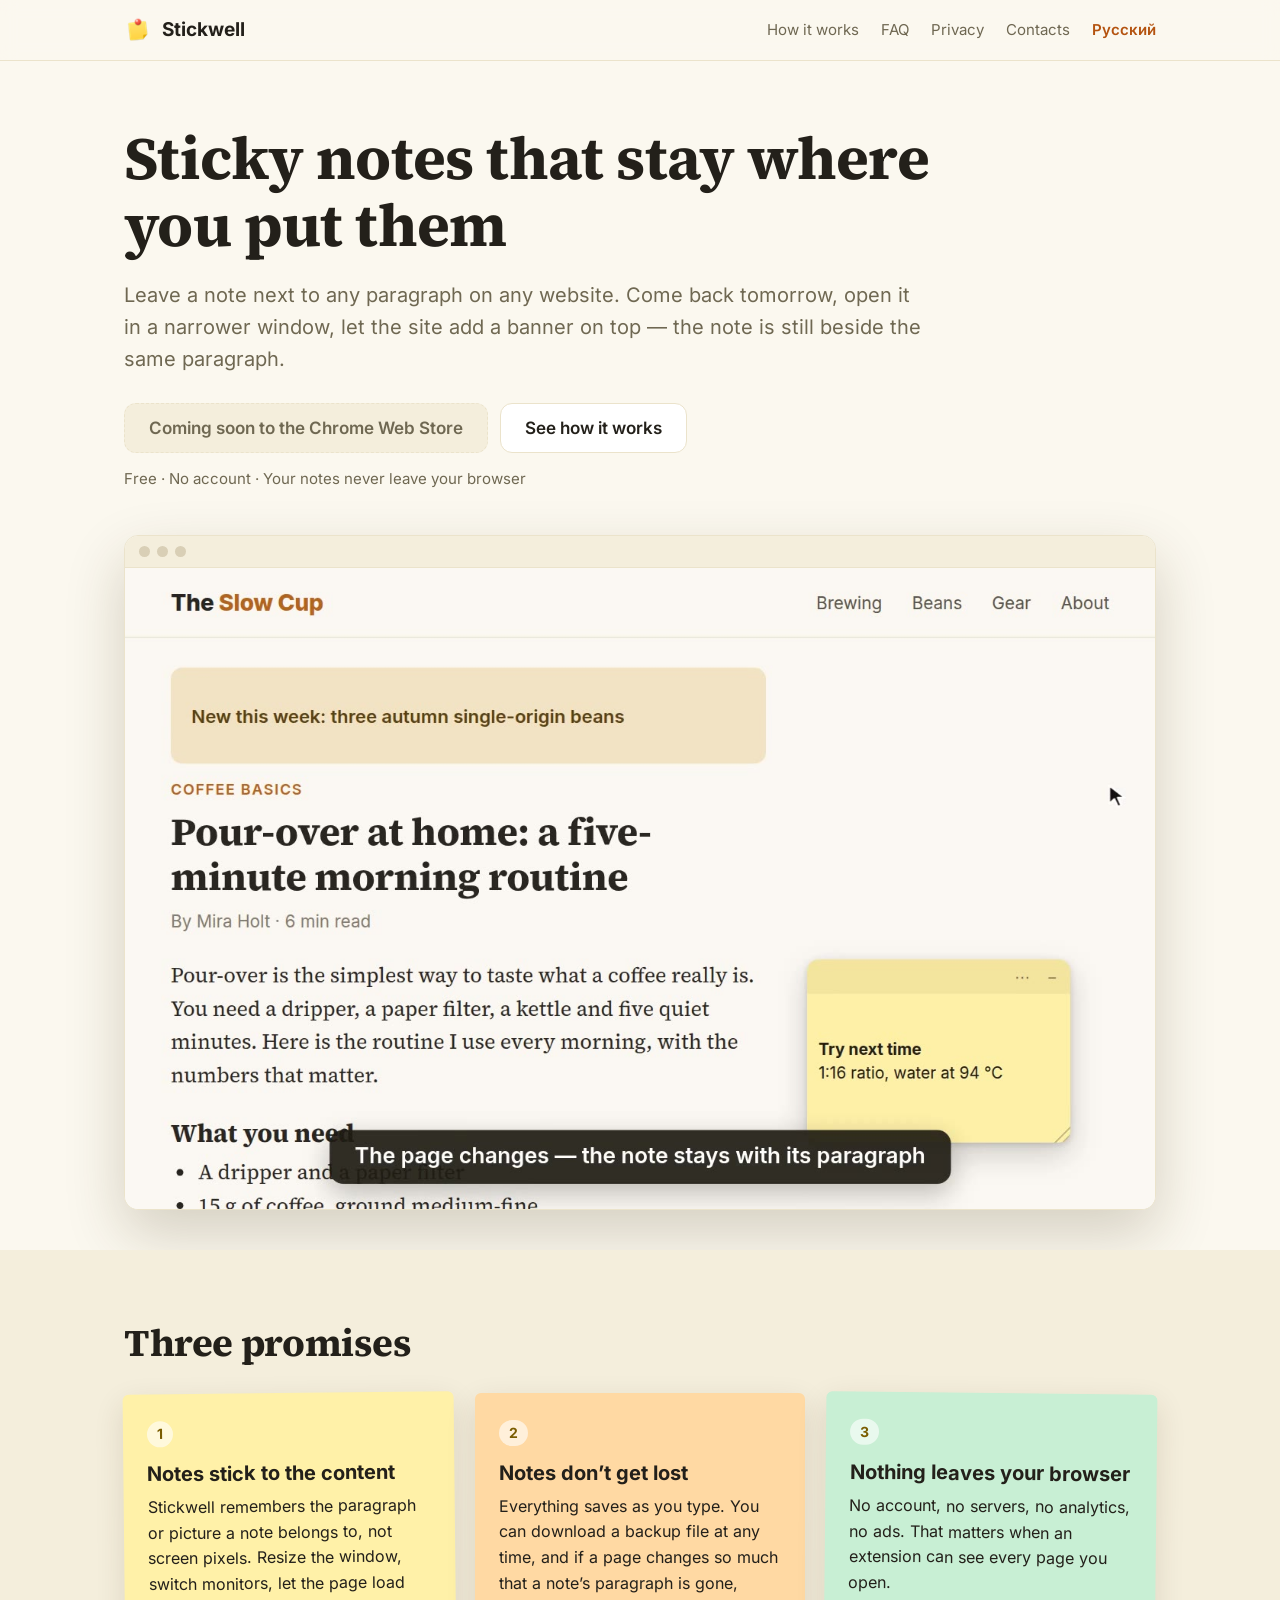
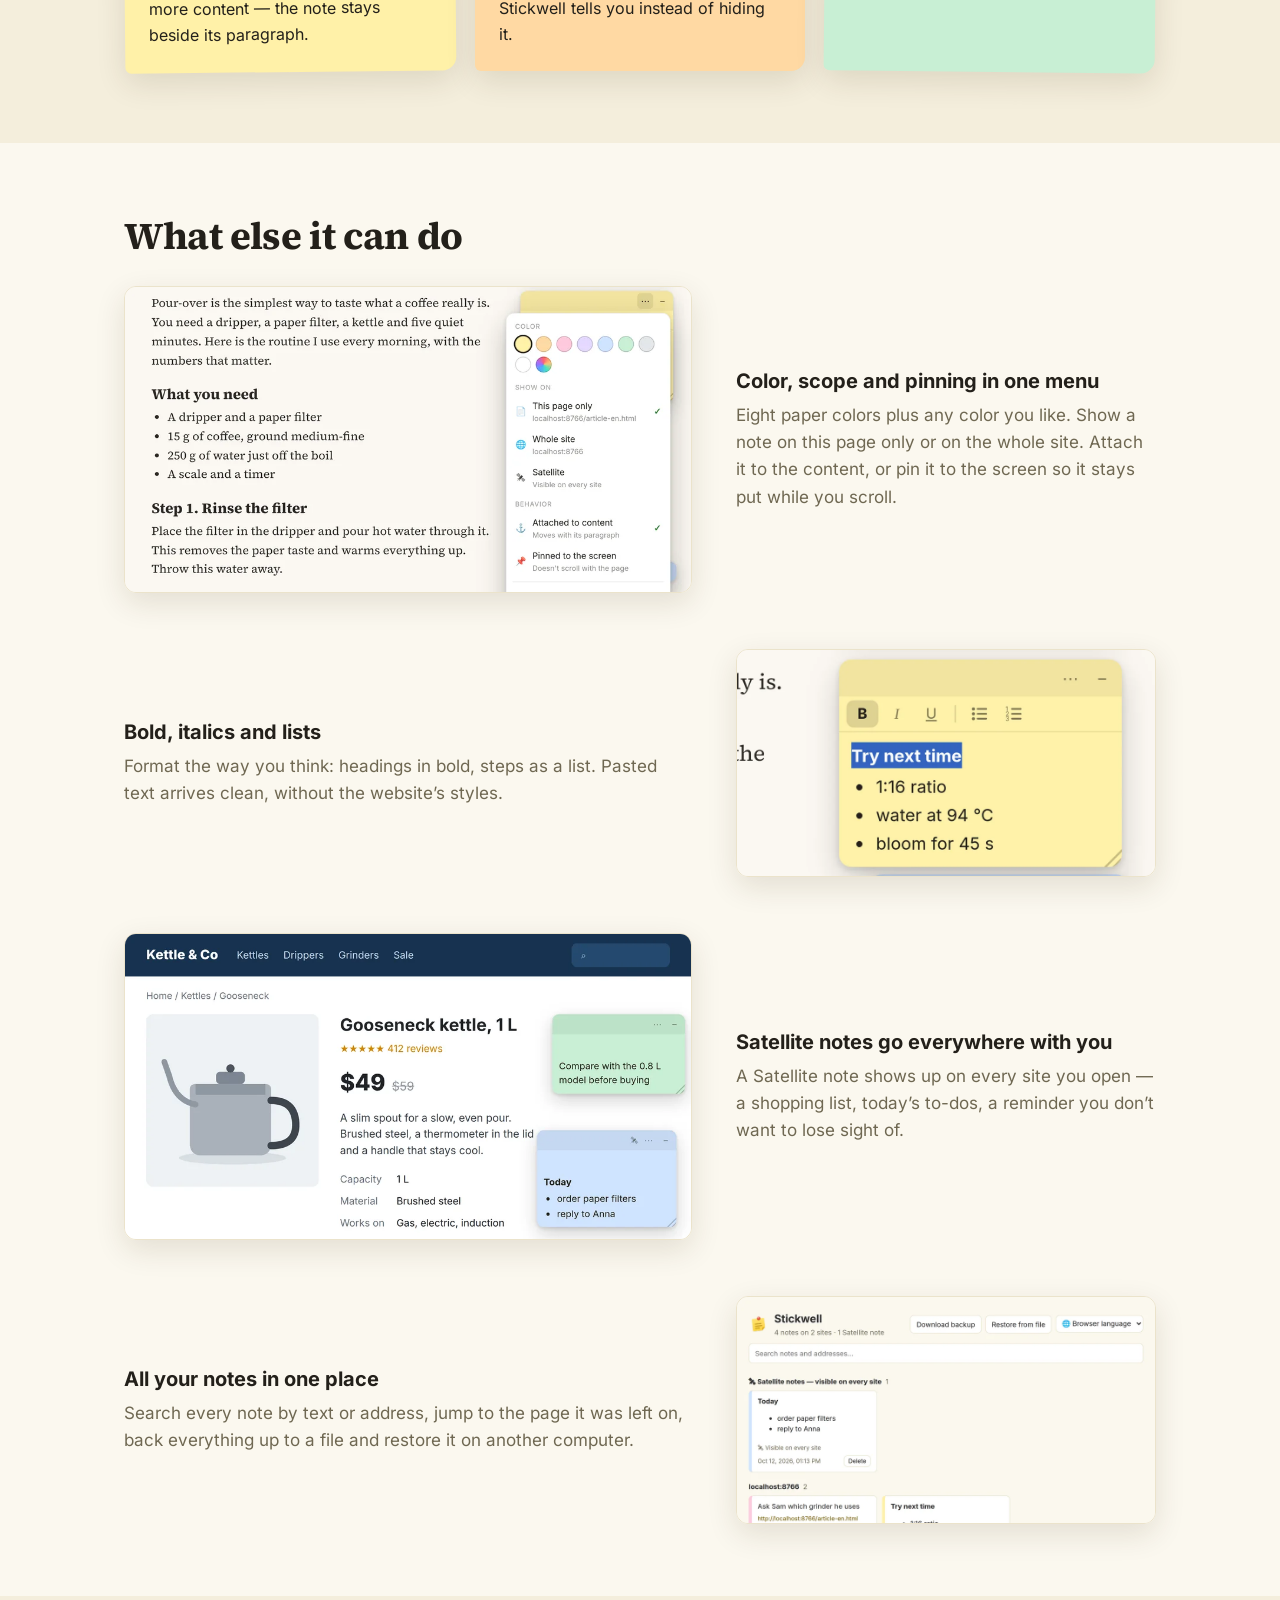
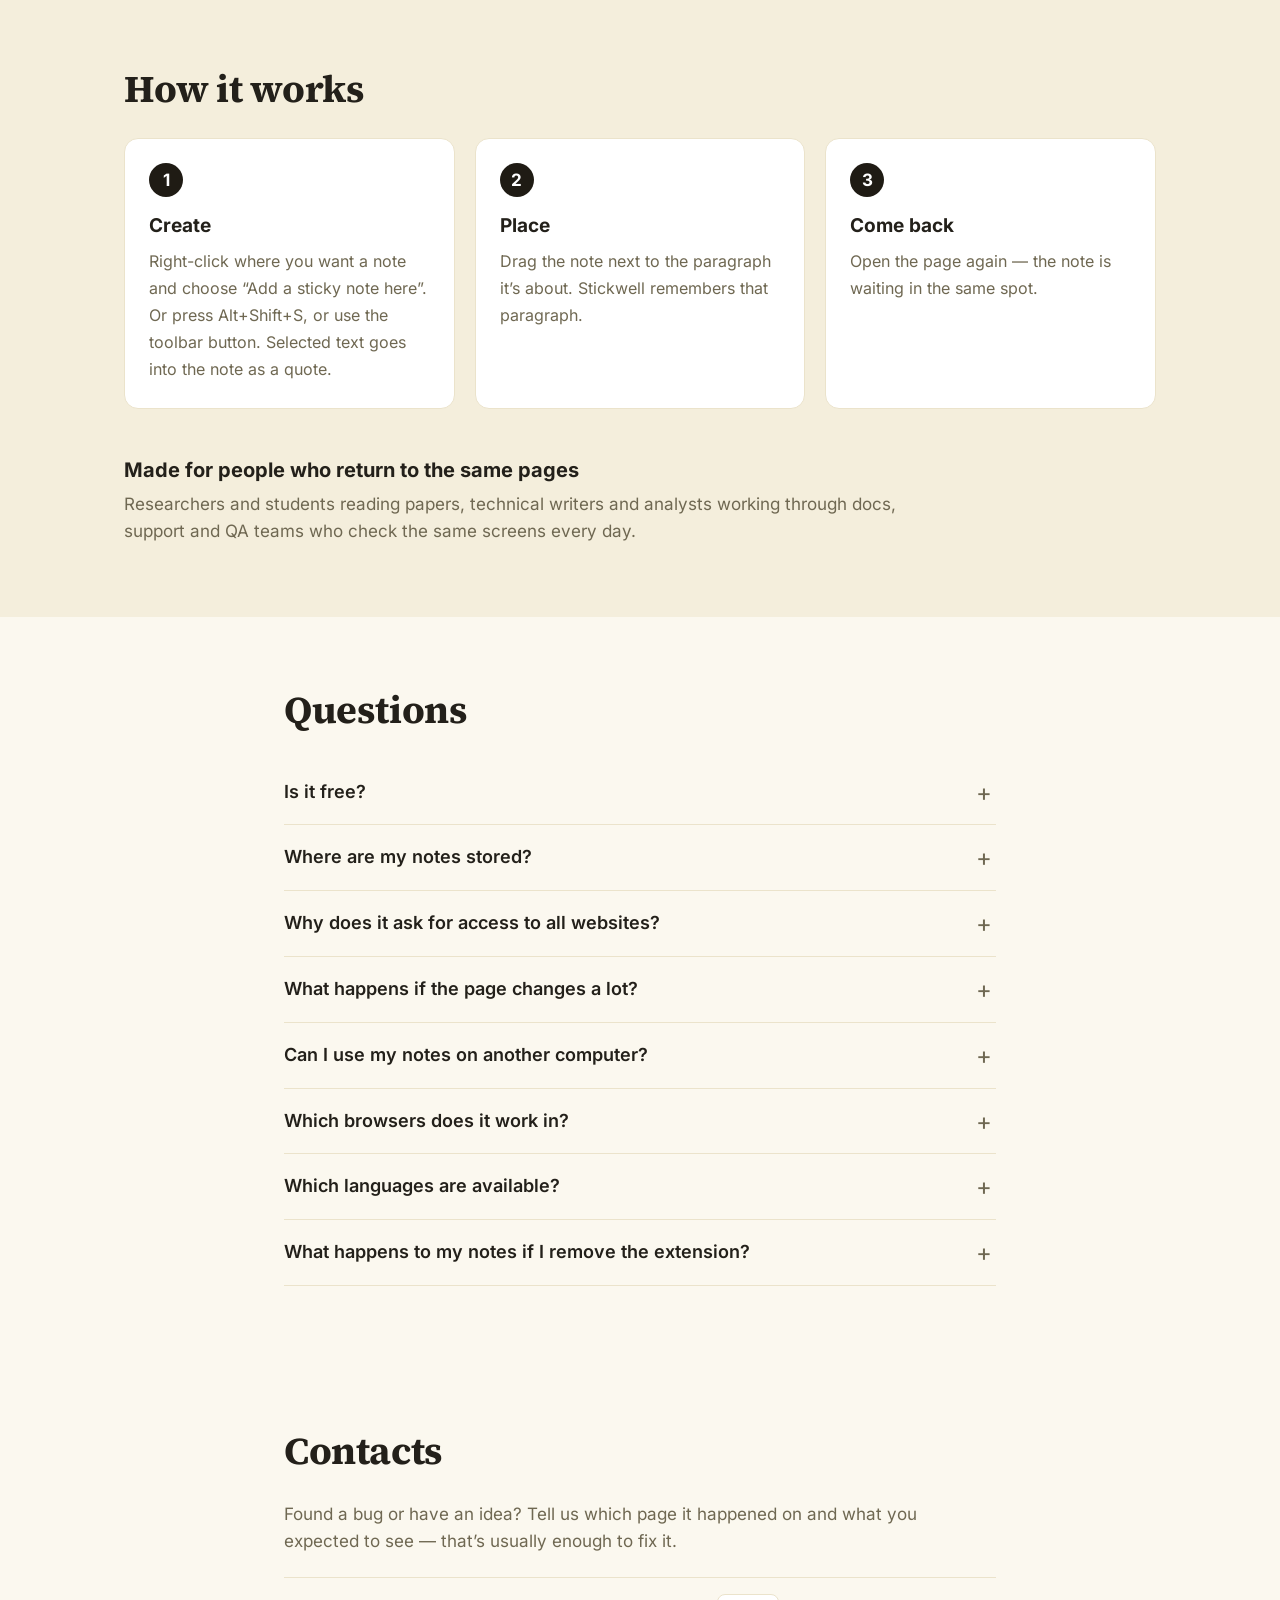
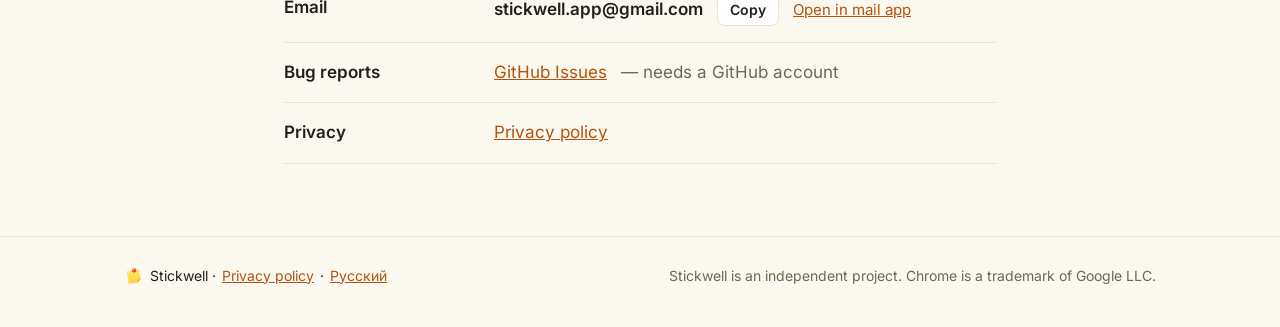
<file: index.html>
<!doctype html>
<html lang="en">
<head>
<meta charset="utf-8">
<meta name="viewport" content="width=device-width, initial-scale=1">
<title>Stickwell — sticky notes that stay where you put them</title>
<meta name="description" content="Sticky notes for any web page. They stay next to the paragraph you left them by — even when the page changes. Free, no account, stored only in your browser.">
<link rel="icon" href="assets/icon32.png">
<link rel="alternate" hreflang="en" href="index.html"><link rel="alternate" hreflang="ru" href="ru.html">
<meta property="og:title" content="Stickwell — sticky notes that stay where you put them">
<meta property="og:description" content="Sticky notes for any web page. They stay next to the paragraph you left them by — even when the page changes. Free, no account, stored only in your browser.">
<meta property="og:image" content="assets/og-image.png">
<meta name="twitter:card" content="summary_large_image">
<link rel="stylesheet" href="assets/site.css">
<script src="assets/config.js" defer></script>
</head>
<body data-lang="en">
<header class="top"><div class="wrap row">
  <a class="brand" href="index.html"><img src="assets/icon32.png" width="28" height="28" alt="">Stickwell</a>
  <nav><a href="#how">How it works</a><a href="#faq">FAQ</a><a href="privacy.html">Privacy</a><a href="#contact">Contacts</a><a class="lang" href="ru.html" hreflang="ru">Русский</a></nav>
</div></header>

<main>
<section class="hero"><div class="wrap">
  <h1>Sticky notes that stay where you put them</h1>
  <p class="lead">Leave a note next to any paragraph on any website. Come back tomorrow, open it in a narrower window, let the site add a banner on top — the note is still beside the same paragraph.</p>
  <div class="ctas">
    <a class="btn primary" data-store href="#" data-soon="Coming soon to the Chrome Web Store">Add to Chrome — it’s free</a>
    <a class="btn ghost" href="#how">See how it works</a>
  </div>
  <p class="trust">Free · No account · Your notes never leave your browser</p>
  <div class="browser">
    <div class="chrome"><span></span><span></span><span></span></div>
    <video autoplay muted loop playsinline preload="metadata" poster="assets/demo-en.jpg" width="1350" height="840" aria-label="Demo: a note is created, moved next to a paragraph, survives a page reload and follows its paragraph when the page changes.">
      <source src="assets/demo-en.mp4" type="video/mp4">
    </video>
  </div>
</div></section>

<section class="promises"><div class="wrap">
  <h2>Three promises</h2>
  <div class="cards"><article class="card"><span class="num">1</span><h3>Notes stick to the content</h3><p>Stickwell remembers the paragraph or picture a note belongs to, not screen pixels. Resize the window, switch monitors, let the page load more content — the note stays beside its paragraph.</p></article><article class="card"><span class="num">2</span><h3>Notes don’t get lost</h3><p>Everything saves as you type. You can download a backup file at any time, and if a page changes so much that a note’s paragraph is gone, Stickwell tells you instead of hiding it.</p></article><article class="card"><span class="num">3</span><h3>Nothing leaves your browser</h3><p>No account, no servers, no analytics, no ads. That matters when an extension can see every page you open.</p></article></div>
</div></section>

<section class="features"><div class="wrap">
  <h2>What else it can do</h2>
  <div class="feat">
      <figure class="shot"><img src="assets/en-menu.webp" width="960" height="518" loading="lazy" alt="Color, scope and pinning in one menu"></figure>
      <div class="ftext"><h3>Color, scope and pinning in one menu</h3><p>Eight paper colors plus any color you like. Show a note on this page only or on the whole site. Attach it to the content, or pin it to the screen so it stays put while you scroll.</p></div></div><div class="feat rev">
      <figure class="shot"><img src="assets/en-format.webp" width="960" height="518" loading="lazy" alt="Bold, italics and lists"></figure>
      <div class="ftext"><h3>Bold, italics and lists</h3><p>Format the way you think: headings in bold, steps as a list. Pasted text arrives clean, without the website’s styles.</p></div></div><div class="feat">
      <figure class="shot"><img src="assets/en-satellite.webp" width="960" height="518" loading="lazy" alt="Satellite notes go everywhere with you"></figure>
      <div class="ftext"><h3>Satellite notes go everywhere with you</h3><p>A Satellite note shows up on every site you open — a shopping list, today’s to-dos, a reminder you don’t want to lose sight of.</p></div></div><div class="feat rev">
      <figure class="shot"><img src="assets/en-all.webp" width="960" height="518" loading="lazy" alt="All your notes in one place"></figure>
      <div class="ftext"><h3>All your notes in one place</h3><p>Search every note by text or address, jump to the page it was left on, back everything up to a file and restore it on another computer.</p></div></div>
</div></section>

<section id="how" class="how"><div class="wrap">
  <h2>How it works</h2>
  <ol class="steps"><li><b>Create</b><span>Right-click where you want a note and choose “Add a sticky note here”. Or press Alt+Shift+S, or use the toolbar button. Selected text goes into the note as a quote.</span></li><li><b>Place</b><span>Drag the note next to the paragraph it’s about. Stickwell remembers that paragraph.</span></li><li><b>Come back</b><span>Open the page again — the note is waiting in the same spot.</span></li></ol>
  <div class="who"><h3>Made for people who return to the same pages</h3><p>Researchers and students reading papers, technical writers and analysts working through docs, support and QA teams who check the same screens every day.</p></div>
</div></section>

<section id="faq" class="faq"><div class="wrap narrow">
  <h2>Questions</h2>
  <details><summary>Is it free?</summary><p>Yes. Stickwell is free and has no ads. If sync between devices is added one day, it will be an optional extra.</p></details><details><summary>Where are my notes stored?</summary><p>Only in your browser, in its storage for extensions. Stickwell makes no network requests. Read the <a href="privacy.html">privacy policy</a> for the details.</p></details><details><summary>Why does it ask for access to all websites?</summary><p>So that it can show your notes on whatever page you open and find the paragraph each note is attached to. It doesn’t edit the page’s own text, links or forms and doesn’t record what you type on the site.</p></details><details><summary>What happens if the page changes a lot?</summary><p>Stickwell looks for the paragraph by its position in the page and by the beginning of its text. If the paragraph is gone, the note stays at its last position and is marked “Original spot on the page not found”, so you can move it.</p></details><details><summary>Can I use my notes on another computer?</summary><p>Not automatically yet. Download a backup on the “All notes” page and restore it on the other computer.</p></details><details><summary>Which browsers does it work in?</summary><p>Chrome and other browsers that install extensions from the Chrome Web Store, such as Edge, Brave, Opera and Yandex Browser. Firefox and Safari aren’t supported yet.</p></details><details><summary>Which languages are available?</summary><p>English, Spanish, German, Chinese (Simplified) and Russian. Stickwell follows your browser’s language, and you can switch it in the extension menu.</p></details><details><summary>What happens to my notes if I remove the extension?</summary><p>The browser deletes them together with the extension. Download a backup first if you want to keep them.</p></details>
</div></section>

<section id="contact" class="contact"><div class="wrap narrow">
  <h2>Contacts</h2>
  <p>Found a bug or have an idea? Tell us which page it happened on and what you expected to see — that’s usually enough to fix it.</p>
  <dl class="contacts">
    <div data-row="mail" hidden><dt>Email</dt><dd>
      <span class="addr" data-mail-text></span>
      <button type="button" class="copy" data-copy data-copied="Copied">Copy</button>
      <a class="sub" data-mail href="#">Open in mail app</a></dd></div>
    <div data-row="issues" hidden><dt>Bug reports</dt><dd>
      <a data-issues href="#">GitHub Issues</a> <span class="muted">— needs a GitHub account</span></dd></div>
    <div data-row="store" hidden><dt>Reviews</dt><dd><a data-store-link href="#">Stickwell in the Chrome Web Store</a></dd></div>
    <div><dt>Privacy</dt><dd><a href="privacy.html">Privacy policy</a></dd></div>
  </dl>
  <p class="muted" data-nocontact>Contact details are coming soon.</p>
</div></section>
</main>

<footer class="foot"><div class="wrap row">
  <span><img src="assets/icon32.png" width="20" height="20" alt=""> Stickwell · <a href="privacy.html">Privacy policy</a> · <a href="ru.html">Русский</a></span>
  <span class="muted">Stickwell is an independent project. Chrome is a trademark of Google LLC.</span>
</div></footer>
</body>
</html>
</file>
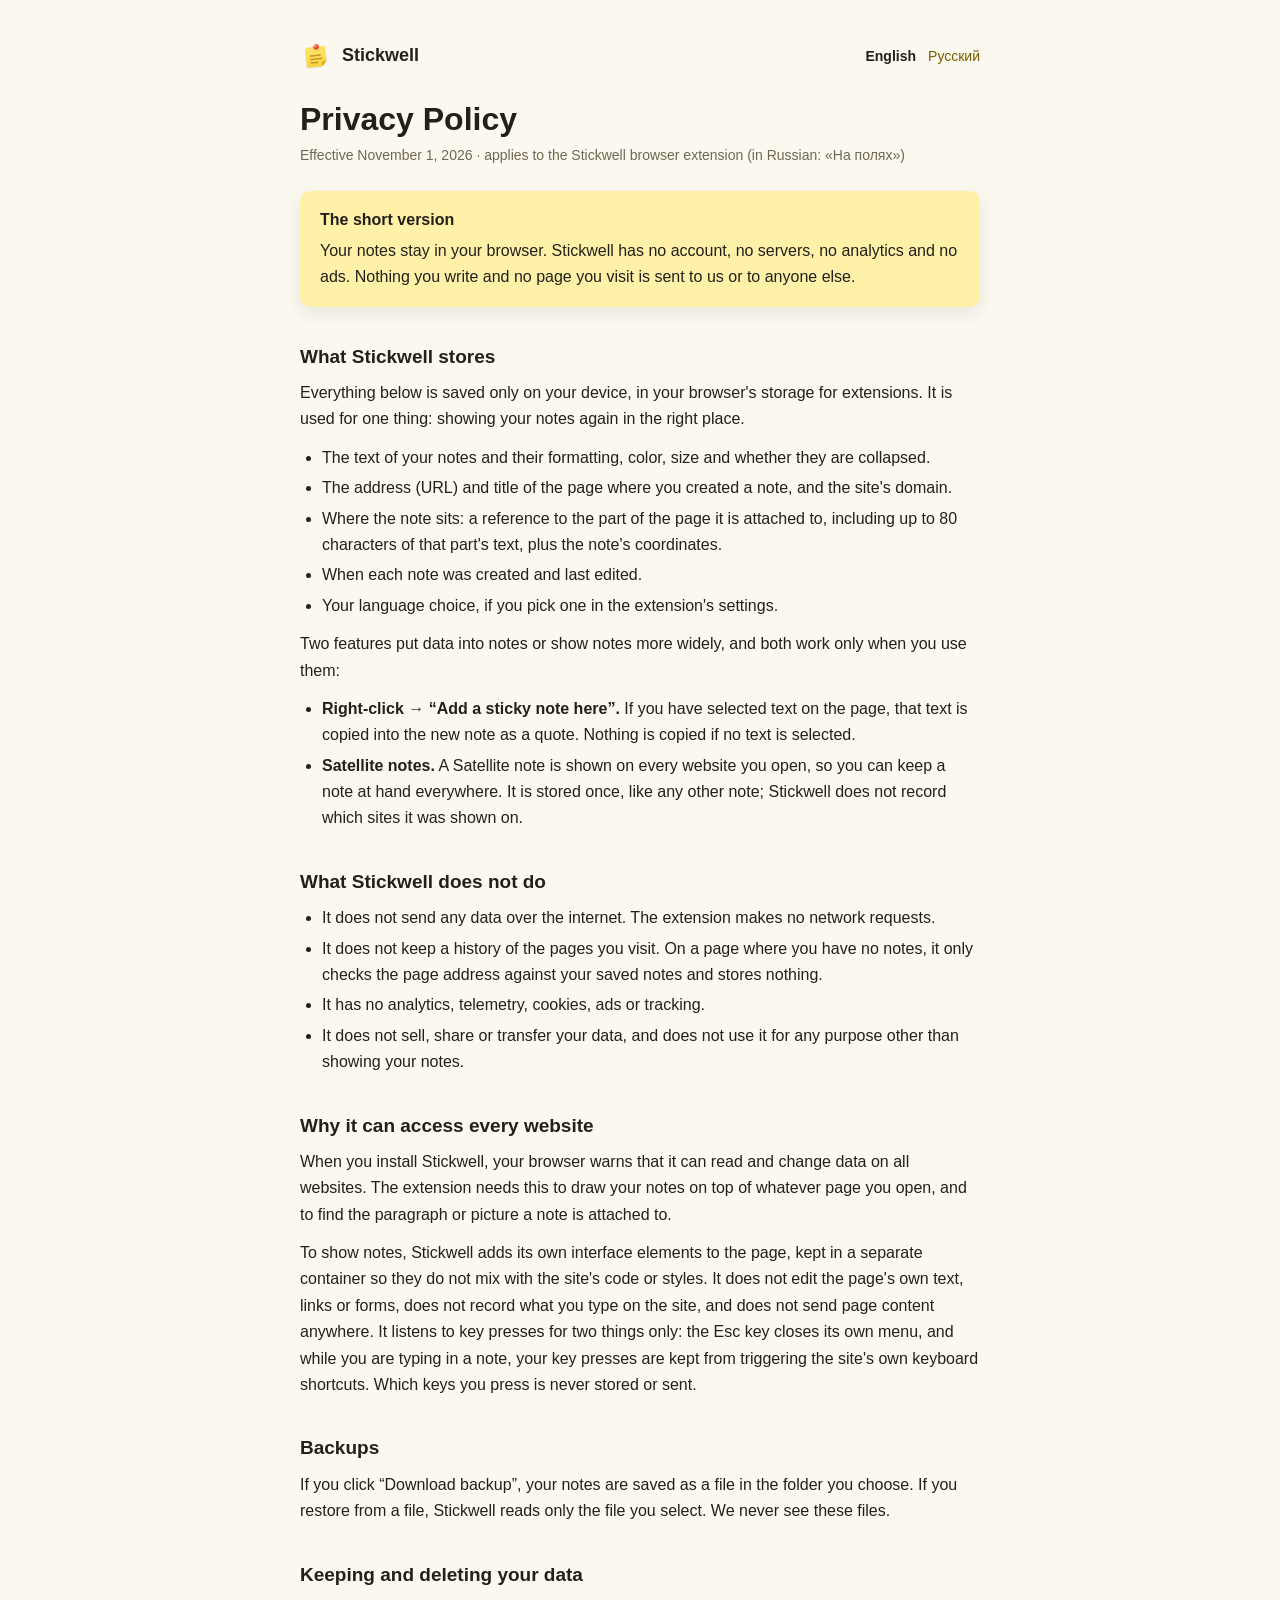
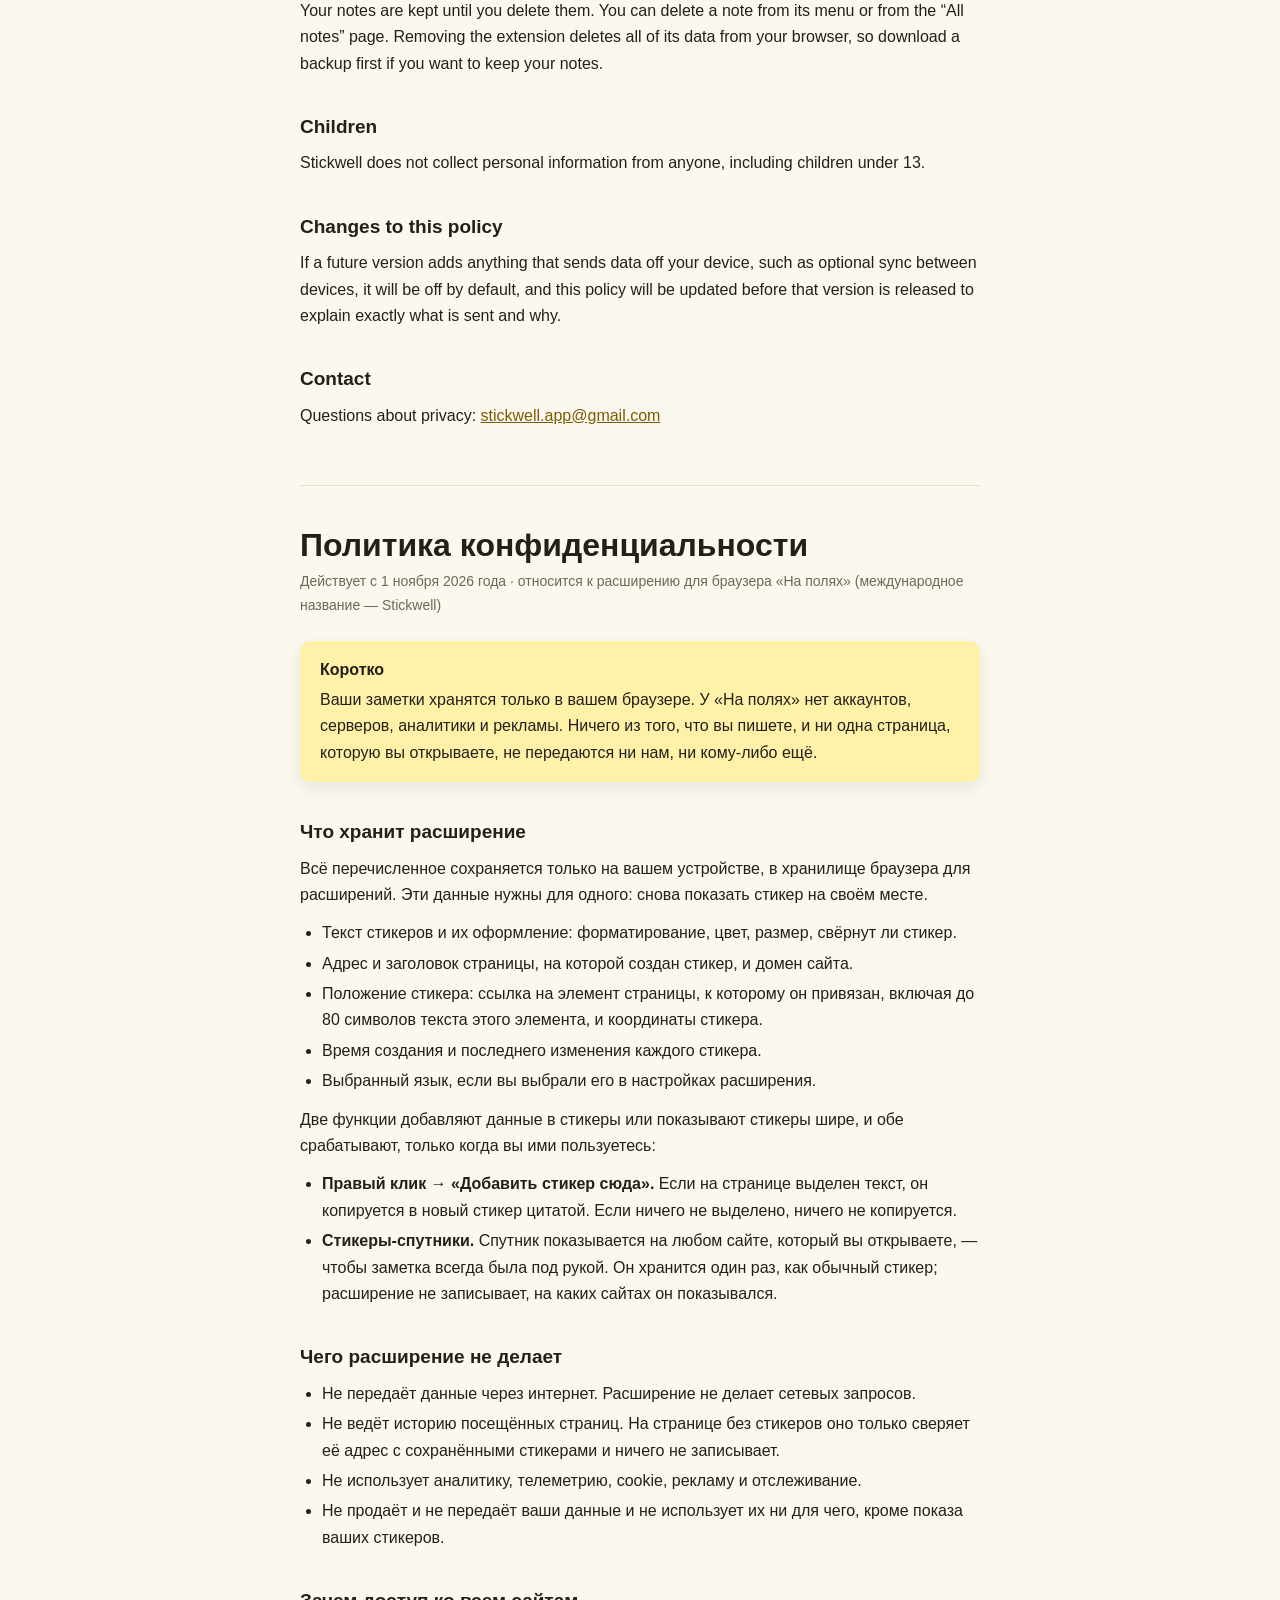
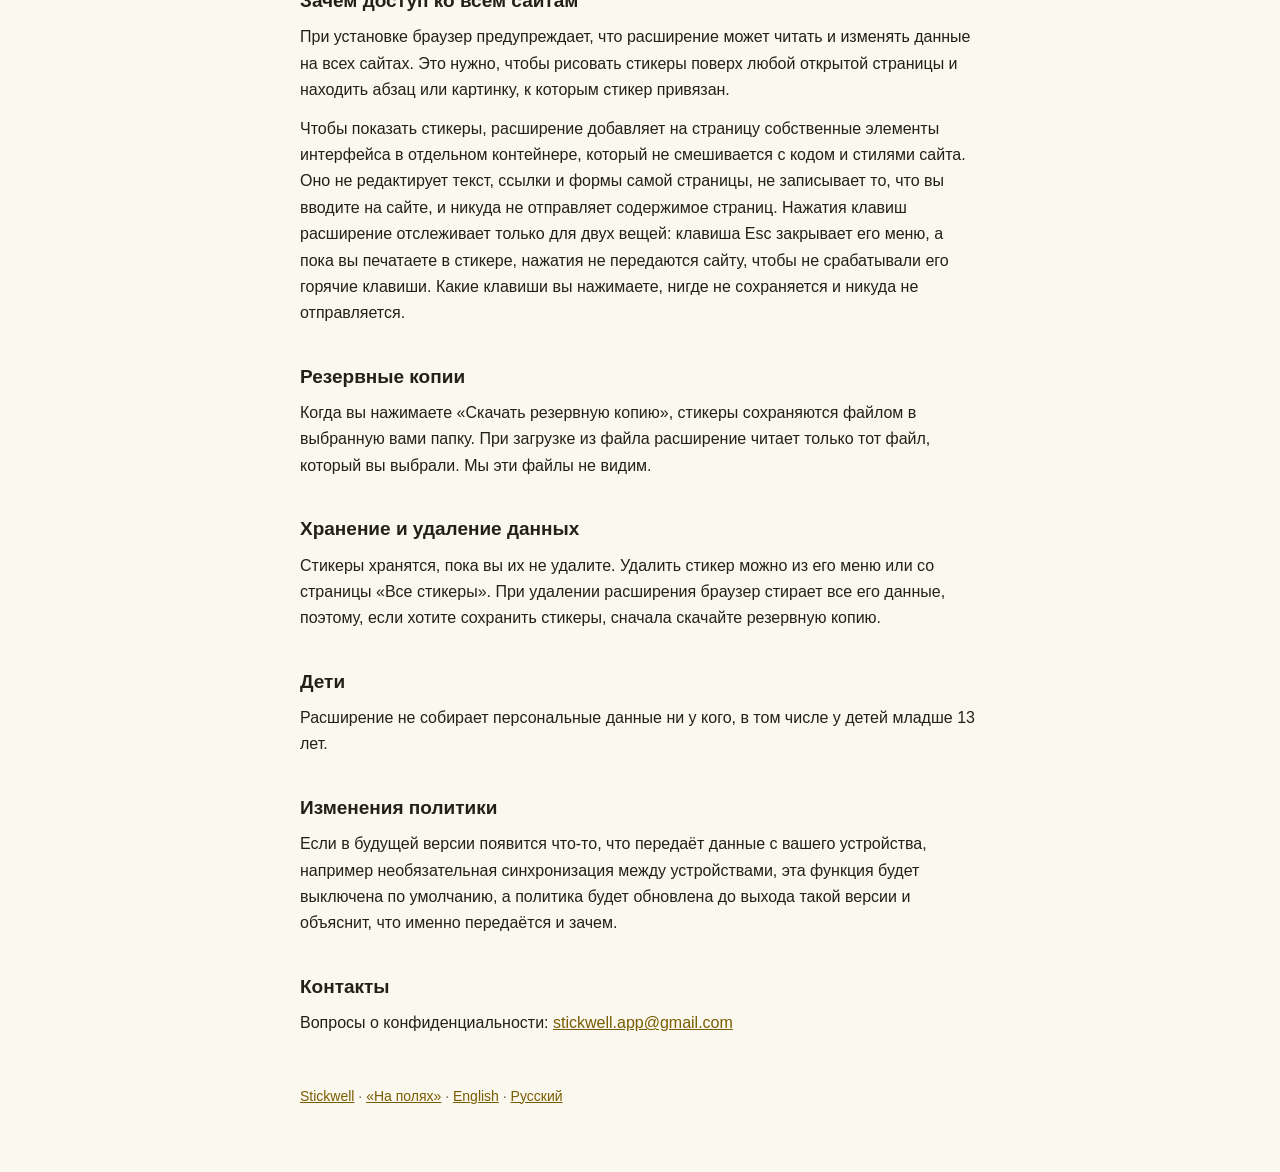
<file: privacy.html>
<!doctype html>
<html lang="en">
<head>
<meta charset="utf-8">
<meta name="viewport" content="width=device-width, initial-scale=1">
<title>Stickwell — Privacy Policy</title>
<meta name="description" content="Stickwell keeps your notes in your browser. No account, no servers, no analytics.">
<link rel="icon" href="icon128.png">
<style>
  :root {
    --bg: #fbf8ef; --fg: #23201a; --muted: #6f6852; --line: #ebe3cb;
    --card: #ffffff; --accent: #7a5c00; --note: #fff1a8;
  }
  @media (prefers-color-scheme: dark) {
    :root { --bg: #1b1a17; --fg: #ece7da; --muted: #a9a18b; --line: #36332b; --card: #24221e; --accent: #e3c25a; --note: #4a4120; }
  }
  * { box-sizing: border-box; }
  body { margin: 0; background: var(--bg); color: var(--fg);
    font: 16px/1.65 -apple-system, "Segoe UI", Roboto, Arial, sans-serif; }
  .wrap { max-width: 720px; margin: 0 auto; padding: 40px 20px 64px; }
  header { display: flex; align-items: center; justify-content: space-between; gap: 16px; flex-wrap: wrap; margin-bottom: 28px; }
  .brand { display: flex; align-items: center; gap: 10px; font-weight: 700; font-size: 18px; color: var(--fg); text-decoration: none; }
  .brand img { width: 32px; height: 32px; }
  nav.lang a { color: var(--accent); text-decoration: none; font-size: 14px; margin-left: 12px; }
  nav.lang a[aria-current] { color: var(--fg); font-weight: 600; }
  h1 { font-size: 32px; line-height: 1.2; margin: 0 0 6px; }
  h2 { font-size: 19px; margin: 34px 0 8px; }
  p, ul { margin: 0 0 12px; }
  ul { padding-left: 22px; }
  li { margin: 4px 0; }
  .meta { color: var(--muted); font-size: 14px; margin-bottom: 24px; }
  .tldr { background: var(--note); border-radius: 10px; padding: 16px 20px; margin: 0 0 8px;
    box-shadow: 0 6px 18px rgba(0,0,0,.08); }
  .tldr strong { display: block; margin-bottom: 4px; }
  code { font-size: 14px; background: var(--card); border: 1px solid var(--line); border-radius: 5px; padding: 1px 5px; }
  a { color: var(--accent); }
  .todo { background: #ffd6d6; color: #8a1c1c; padding: 1px 6px; border-radius: 4px; font-weight: 600; }
  section + section { border-top: 1px solid var(--line); margin-top: 56px; padding-top: 40px; }
  footer { color: var(--muted); font-size: 14px; margin-top: 48px; }
</style>
</head>
<body>
<div class="wrap">
  <header>
    <a class="brand" href="index.html"><img src="icon128.png" alt="">Stickwell</a>
    <nav class="lang"><a href="#en" aria-current="true">English</a><a href="#ru" lang="ru">Русский</a></nav>
  </header>

  <!-- ===================== ENGLISH ===================== -->
  <section id="en">
    <h1>Privacy Policy</h1>
    <p class="meta">Effective November 1, 2026 · applies to the Stickwell browser extension (in Russian: «На полях»)</p>

    <div class="tldr">
      <strong>The short version</strong>
      Your notes stay in your browser. Stickwell has no account, no servers, no analytics and no ads.
      Nothing you write and no page you visit is sent to us or to anyone else.
    </div>

    <h2>What Stickwell stores</h2>
    <p>Everything below is saved only on your device, in your browser's storage for extensions. It is used for one thing: showing your notes again in the right place.</p>
    <ul>
      <li>The text of your notes and their formatting, color, size and whether they are collapsed.</li>
      <li>The address (URL) and title of the page where you created a note, and the site's domain.</li>
      <li>Where the note sits: a reference to the part of the page it is attached to, including up to 80 characters of that part's text, plus the note's coordinates.</li>
      <li>When each note was created and last edited.</li>
      <li>Your language choice, if you pick one in the extension's settings.</li>
    </ul>
    <p>Two features put data into notes or show notes more widely, and both work only when you use them:</p>
    <ul>
      <li><strong>Right-click → “Add a sticky note here”.</strong> If you have selected text on the page, that text is copied into the new note as a quote. Nothing is copied if no text is selected.</li>
      <li><strong>Satellite notes.</strong> A Satellite note is shown on every website you open, so you can keep a note at hand everywhere. It is stored once, like any other note; Stickwell does not record which sites it was shown on.</li>
    </ul>

    <h2>What Stickwell does not do</h2>
    <ul>
      <li>It does not send any data over the internet. The extension makes no network requests.</li>
      <li>It does not keep a history of the pages you visit. On a page where you have no notes, it only checks the page address against your saved notes and stores nothing.</li>
      <li>It has no analytics, telemetry, cookies, ads or tracking.</li>
      <li>It does not sell, share or transfer your data, and does not use it for any purpose other than showing your notes.</li>
    </ul>

    <h2>Why it can access every website</h2>
    <p>When you install Stickwell, your browser warns that it can read and change data on all websites. The extension needs this to draw your notes on top of whatever page you open, and to find the paragraph or picture a note is attached to.</p>
    <p>To show notes, Stickwell adds its own interface elements to the page, kept in a separate container so they do not mix with the site's code or styles. It does not edit the page's own text, links or forms, does not record what you type on the site, and does not send page content anywhere. It listens to key presses for two things only: the Esc key closes its own menu, and while you are typing in a note, your key presses are kept from triggering the site's own keyboard shortcuts. Which keys you press is never stored or sent.</p>

    <h2>Backups</h2>
    <p>If you click “Download backup”, your notes are saved as a file in the folder you choose. If you restore from a file, Stickwell reads only the file you select. We never see these files.</p>

    <h2>Keeping and deleting your data</h2>
    <p>Your notes are kept until you delete them. You can delete a note from its menu or from the “All notes” page. Removing the extension deletes all of its data from your browser, so download a backup first if you want to keep your notes.</p>

    <h2>Children</h2>
    <p>Stickwell does not collect personal information from anyone, including children under 13.</p>

    <h2>Changes to this policy</h2>
    <p>If a future version adds anything that sends data off your device, such as optional sync between devices, it will be off by default, and this policy will be updated before that version is released to explain exactly what is sent and why.</p>

    <h2>Contact</h2>
    <p>Questions about privacy: <a href="mailto:stickwell.app@gmail.com">stickwell.app@gmail.com</a></p>
  </section>

  <!-- ===================== РУССКИЙ ===================== -->
  <section id="ru" lang="ru">
    <h1>Политика конфиденциальности</h1>
    <p class="meta">Действует с 1 ноября 2026 года · относится к расширению для браузера «На полях» (международное название — Stickwell)</p>

    <div class="tldr">
      <strong>Коротко</strong>
      Ваши заметки хранятся только в вашем браузере. У «На полях» нет аккаунтов, серверов, аналитики и рекламы.
      Ничего из того, что вы пишете, и ни одна страница, которую вы открываете, не передаются ни нам, ни кому-либо ещё.
    </div>

    <h2>Что хранит расширение</h2>
    <p>Всё перечисленное сохраняется только на вашем устройстве, в хранилище браузера для расширений. Эти данные нужны для одного: снова показать стикер на своём месте.</p>
    <ul>
      <li>Текст стикеров и их оформление: форматирование, цвет, размер, свёрнут ли стикер.</li>
      <li>Адрес и заголовок страницы, на которой создан стикер, и домен сайта.</li>
      <li>Положение стикера: ссылка на элемент страницы, к которому он привязан, включая до 80 символов текста этого элемента, и координаты стикера.</li>
      <li>Время создания и последнего изменения каждого стикера.</li>
      <li>Выбранный язык, если вы выбрали его в настройках расширения.</li>
    </ul>
    <p>Две функции добавляют данные в стикеры или показывают стикеры шире, и обе срабатывают, только когда вы ими пользуетесь:</p>
    <ul>
      <li><strong>Правый клик → «Добавить стикер сюда».</strong> Если на странице выделен текст, он копируется в новый стикер цитатой. Если ничего не выделено, ничего не копируется.</li>
      <li><strong>Стикеры-спутники.</strong> Спутник показывается на любом сайте, который вы открываете, — чтобы заметка всегда была под рукой. Он хранится один раз, как обычный стикер; расширение не записывает, на каких сайтах он показывался.</li>
    </ul>

    <h2>Чего расширение не делает</h2>
    <ul>
      <li>Не передаёт данные через интернет. Расширение не делает сетевых запросов.</li>
      <li>Не ведёт историю посещённых страниц. На странице без стикеров оно только сверяет её адрес с сохранёнными стикерами и ничего не записывает.</li>
      <li>Не использует аналитику, телеметрию, cookie, рекламу и отслеживание.</li>
      <li>Не продаёт и не передаёт ваши данные и не использует их ни для чего, кроме показа ваших стикеров.</li>
    </ul>

    <h2>Зачем доступ ко всем сайтам</h2>
    <p>При установке браузер предупреждает, что расширение может читать и изменять данные на всех сайтах. Это нужно, чтобы рисовать стикеры поверх любой открытой страницы и находить абзац или картинку, к которым стикер привязан.</p>
    <p>Чтобы показать стикеры, расширение добавляет на страницу собственные элементы интерфейса в отдельном контейнере, который не смешивается с кодом и стилями сайта. Оно не редактирует текст, ссылки и формы самой страницы, не записывает то, что вы вводите на сайте, и никуда не отправляет содержимое страниц. Нажатия клавиш расширение отслеживает только для двух вещей: клавиша Esc закрывает его меню, а пока вы печатаете в стикере, нажатия не передаются сайту, чтобы не срабатывали его горячие клавиши. Какие клавиши вы нажимаете, нигде не сохраняется и никуда не отправляется.</p>

    <h2>Резервные копии</h2>
    <p>Когда вы нажимаете «Скачать резервную копию», стикеры сохраняются файлом в выбранную вами папку. При загрузке из файла расширение читает только тот файл, который вы выбрали. Мы эти файлы не видим.</p>

    <h2>Хранение и удаление данных</h2>
    <p>Стикеры хранятся, пока вы их не удалите. Удалить стикер можно из его меню или со страницы «Все стикеры». При удалении расширения браузер стирает все его данные, поэтому, если хотите сохранить стикеры, сначала скачайте резервную копию.</p>

    <h2>Дети</h2>
    <p>Расширение не собирает персональные данные ни у кого, в том числе у детей младше 13 лет.</p>

    <h2>Изменения политики</h2>
    <p>Если в будущей версии появится что-то, что передаёт данные с вашего устройства, например необязательная синхронизация между устройствами, эта функция будет выключена по умолчанию, а политика будет обновлена до выхода такой версии и объяснит, что именно передаётся и зачем.</p>

    <h2>Контакты</h2>
    <p>Вопросы о конфиденциальности: <a href="mailto:stickwell.app@gmail.com">stickwell.app@gmail.com</a></p>
  </section>

  <footer><a href="index.html">Stickwell</a> · <a href="ru.html" lang="ru">«На полях»</a> · <a href="#en">English</a> · <a href="#ru" lang="ru">Русский</a></footer>
</div>
</body>
</html>
</file>
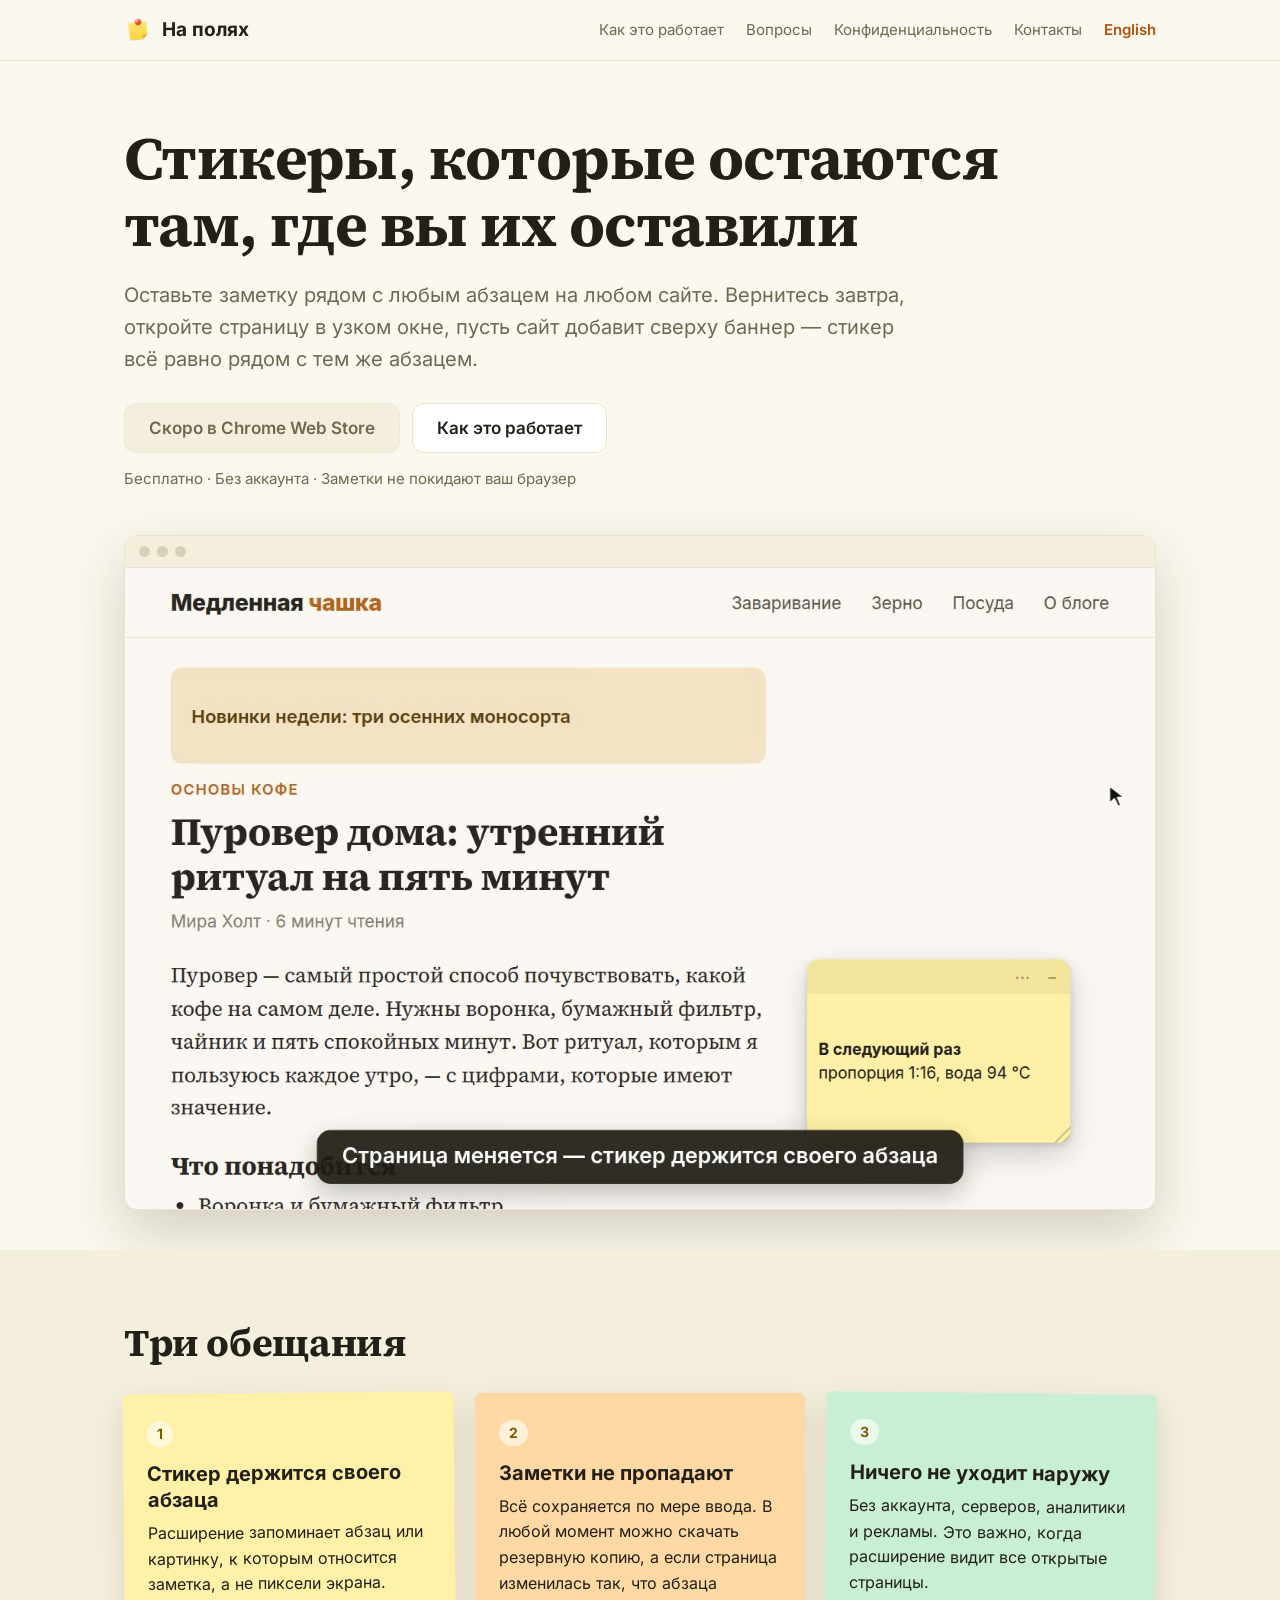
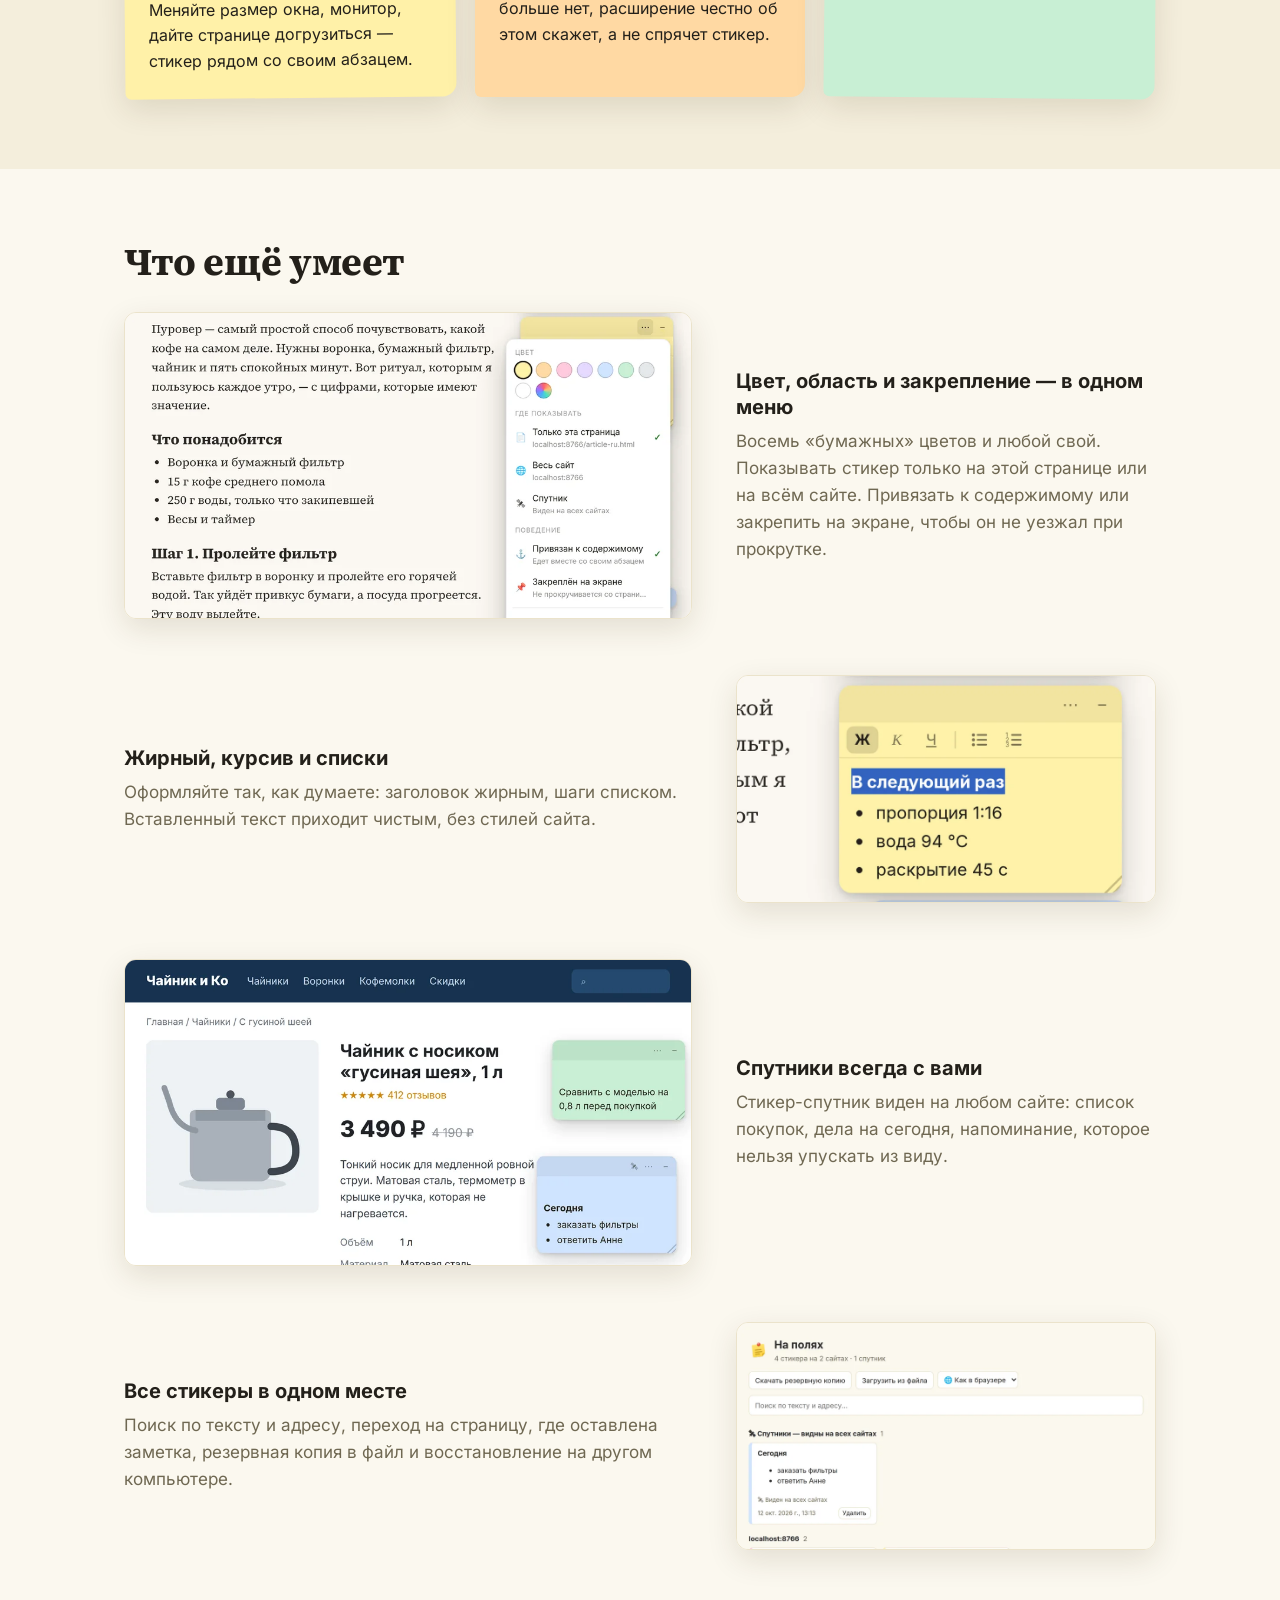
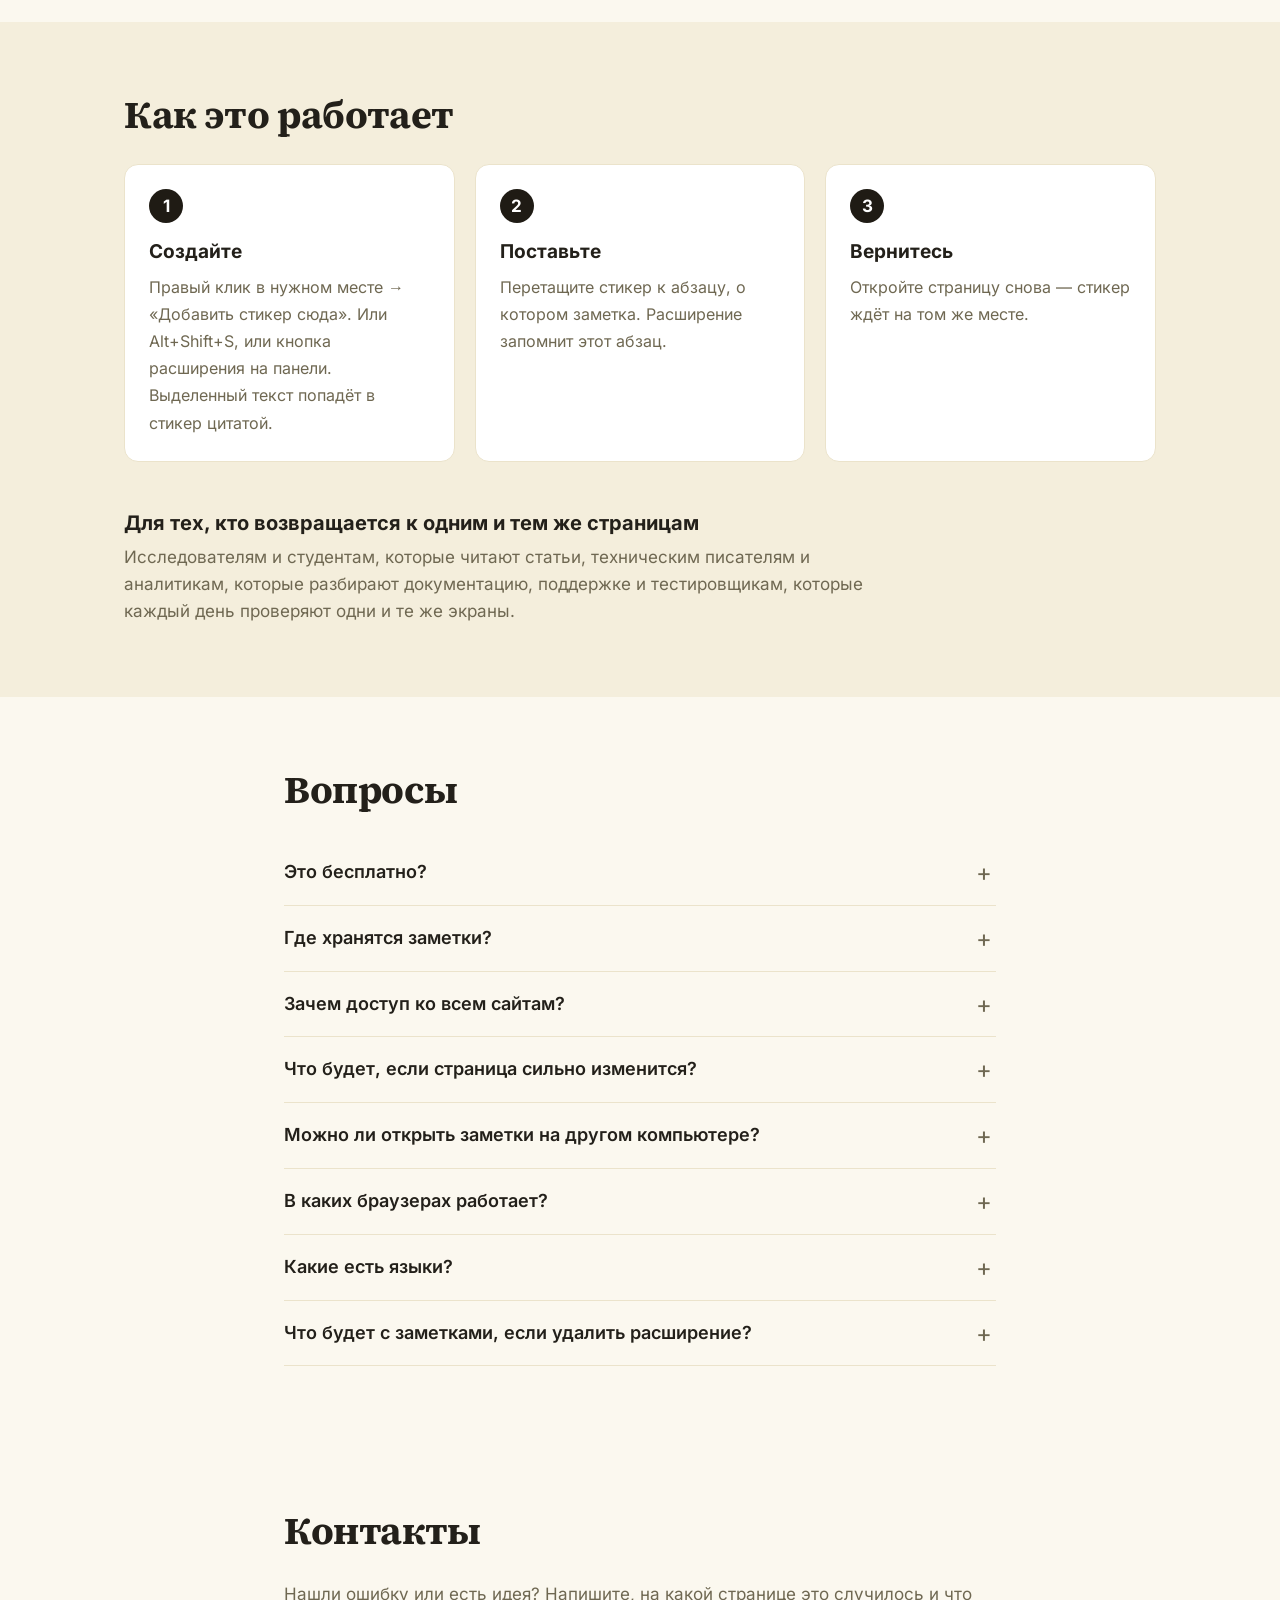
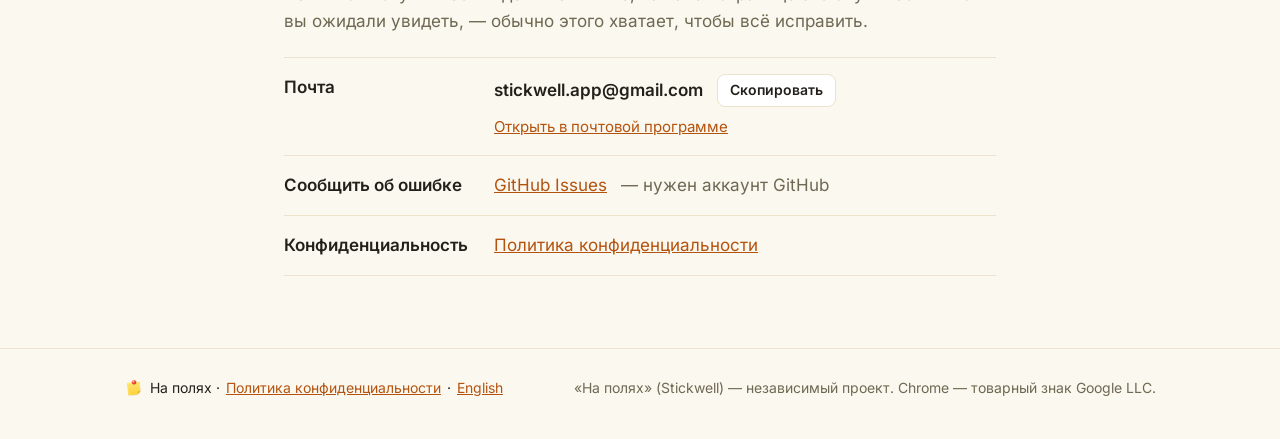
<file: ru.html>
<!doctype html>
<html lang="ru">
<head>
<meta charset="utf-8">
<meta name="viewport" content="width=device-width, initial-scale=1">
<title>На полях — стикеры, которые остаются там, где вы их оставили</title>
<meta name="description" content="Стикеры для любых сайтов. Держатся рядом с абзацем, у которого вы их оставили, даже когда страница меняется. Бесплатно, без аккаунта, хранятся только в вашем браузере.">
<link rel="icon" href="assets/icon32.png">
<link rel="alternate" hreflang="en" href="index.html"><link rel="alternate" hreflang="ru" href="ru.html">
<meta property="og:title" content="На полях — стикеры, которые остаются там, где вы их оставили">
<meta property="og:description" content="Стикеры для любых сайтов. Держатся рядом с абзацем, у которого вы их оставили, даже когда страница меняется. Бесплатно, без аккаунта, хранятся только в вашем браузере.">
<meta property="og:image" content="assets/og-image.png">
<meta name="twitter:card" content="summary_large_image">
<link rel="stylesheet" href="assets/site.css">
<script src="assets/config.js" defer></script>
</head>
<body data-lang="ru">
<header class="top"><div class="wrap row">
  <a class="brand" href="ru.html"><img src="assets/icon32.png" width="28" height="28" alt="">На полях</a>
  <nav><a href="#how">Как это работает</a><a href="#faq">Вопросы</a><a href="privacy.html#ru">Конфиденциальность</a><a href="#contact">Контакты</a><a class="lang" href="index.html" hreflang="en">English</a></nav>
</div></header>

<main>
<section class="hero"><div class="wrap">
  <h1>Стикеры, которые остаются там, где вы их оставили</h1>
  <p class="lead">Оставьте заметку рядом с любым абзацем на любом сайте. Вернитесь завтра, откройте страницу в узком окне, пусть сайт добавит сверху баннер — стикер всё равно рядом с тем же абзацем.</p>
  <div class="ctas">
    <a class="btn primary" data-store href="#" data-soon="Скоро в Chrome Web Store">Установить в Chrome — бесплатно</a>
    <a class="btn ghost" href="#how">Как это работает</a>
  </div>
  <p class="trust">Бесплатно · Без аккаунта · Заметки не покидают ваш браузер</p>
  <div class="browser">
    <div class="chrome"><span></span><span></span><span></span></div>
    <video autoplay muted loop playsinline preload="metadata" poster="assets/demo-ru.jpg" width="1350" height="840" aria-label="Демонстрация: стикер создаётся, переносится к абзацу, остаётся на месте после перезагрузки и едет за абзацем, когда страница меняется.">
      <source src="assets/demo-ru.mp4" type="video/mp4">
    </video>
  </div>
</div></section>

<section class="promises"><div class="wrap">
  <h2>Три обещания</h2>
  <div class="cards"><article class="card"><span class="num">1</span><h3>Стикер держится своего абзаца</h3><p>Расширение запоминает абзац или картинку, к которым относится заметка, а не пиксели экрана. Меняйте размер окна, монитор, дайте странице догрузиться — стикер рядом со своим абзацем.</p></article><article class="card"><span class="num">2</span><h3>Заметки не пропадают</h3><p>Всё сохраняется по мере ввода. В любой момент можно скачать резервную копию, а если страница изменилась так, что абзаца больше нет, расширение честно об этом скажет, а не спрячет стикер.</p></article><article class="card"><span class="num">3</span><h3>Ничего не уходит наружу</h3><p>Без аккаунта, серверов, аналитики и рекламы. Это важно, когда расширение видит все открытые страницы.</p></article></div>
</div></section>

<section class="features"><div class="wrap">
  <h2>Что ещё умеет</h2>
  <div class="feat">
      <figure class="shot"><img src="assets/ru-menu.webp" width="960" height="518" loading="lazy" alt="Цвет, область и закрепление — в одном меню"></figure>
      <div class="ftext"><h3>Цвет, область и закрепление — в одном меню</h3><p>Восемь «бумажных» цветов и любой свой. Показывать стикер только на этой странице или на всём сайте. Привязать к содержимому или закрепить на экране, чтобы он не уезжал при прокрутке.</p></div></div><div class="feat rev">
      <figure class="shot"><img src="assets/ru-format.webp" width="960" height="518" loading="lazy" alt="Жирный, курсив и списки"></figure>
      <div class="ftext"><h3>Жирный, курсив и списки</h3><p>Оформляйте так, как думаете: заголовок жирным, шаги списком. Вставленный текст приходит чистым, без стилей сайта.</p></div></div><div class="feat">
      <figure class="shot"><img src="assets/ru-satellite.webp" width="960" height="518" loading="lazy" alt="Спутники всегда с вами"></figure>
      <div class="ftext"><h3>Спутники всегда с вами</h3><p>Стикер-спутник виден на любом сайте: список покупок, дела на сегодня, напоминание, которое нельзя упускать из виду.</p></div></div><div class="feat rev">
      <figure class="shot"><img src="assets/ru-all.webp" width="960" height="518" loading="lazy" alt="Все стикеры в одном месте"></figure>
      <div class="ftext"><h3>Все стикеры в одном месте</h3><p>Поиск по тексту и адресу, переход на страницу, где оставлена заметка, резервная копия в файл и восстановление на другом компьютере.</p></div></div>
</div></section>

<section id="how" class="how"><div class="wrap">
  <h2>Как это работает</h2>
  <ol class="steps"><li><b>Создайте</b><span>Правый клик в нужном месте → «Добавить стикер сюда». Или Alt+Shift+S, или кнопка расширения на панели. Выделенный текст попадёт в стикер цитатой.</span></li><li><b>Поставьте</b><span>Перетащите стикер к абзацу, о котором заметка. Расширение запомнит этот абзац.</span></li><li><b>Вернитесь</b><span>Откройте страницу снова — стикер ждёт на том же месте.</span></li></ol>
  <div class="who"><h3>Для тех, кто возвращается к одним и тем же страницам</h3><p>Исследователям и студентам, которые читают статьи, техническим писателям и аналитикам, которые разбирают документацию, поддержке и тестировщикам, которые каждый день проверяют одни и те же экраны.</p></div>
</div></section>

<section id="faq" class="faq"><div class="wrap narrow">
  <h2>Вопросы</h2>
  <details><summary>Это бесплатно?</summary><p>Да. Расширение бесплатное и без рекламы. Если когда-нибудь появится синхронизация между устройствами, она будет дополнительной возможностью.</p></details><details><summary>Где хранятся заметки?</summary><p>Только в вашем браузере, в хранилище для расширений. Расширение не делает сетевых запросов. Подробности — в <a href="privacy.html#ru">политике конфиденциальности</a>.</p></details><details><summary>Зачем доступ ко всем сайтам?</summary><p>Чтобы показывать стикеры на любой открытой странице и находить абзац, к которому привязана заметка. Расширение не меняет текст, ссылки и формы сайта и не записывает то, что вы вводите.</p></details><details><summary>Что будет, если страница сильно изменится?</summary><p>Расширение ищет абзац по месту на странице и по началу текста. Если абзаца больше нет, стикер остаётся на прежнем месте с пометкой «Исходное место на странице не найдено» — его можно переставить.</p></details><details><summary>Можно ли открыть заметки на другом компьютере?</summary><p>Автоматически пока нет. Скачайте резервную копию на странице «Все стикеры» и загрузите её на другом компьютере.</p></details><details><summary>В каких браузерах работает?</summary><p>В Chrome и в браузерах, которые ставят расширения из Chrome Web Store: Яндекс Браузер, Edge, Opera, Brave. Firefox и Safari пока не поддерживаются.</p></details><details><summary>Какие есть языки?</summary><p>Русский, английский, испанский, немецкий и китайский (упрощённый). Язык берётся из браузера, его можно сменить в меню расширения.</p></details><details><summary>Что будет с заметками, если удалить расширение?</summary><p>Браузер удалит их вместе с расширением. Если хотите сохранить заметки, сначала скачайте резервную копию.</p></details>
</div></section>

<section id="contact" class="contact"><div class="wrap narrow">
  <h2>Контакты</h2>
  <p>Нашли ошибку или есть идея? Напишите, на какой странице это случилось и что вы ожидали увидеть, — обычно этого хватает, чтобы всё исправить.</p>
  <dl class="contacts">
    <div data-row="mail" hidden><dt>Почта</dt><dd>
      <span class="addr" data-mail-text></span>
      <button type="button" class="copy" data-copy data-copied="Скопировано">Скопировать</button>
      <a class="sub" data-mail href="#">Открыть в почтовой программе</a></dd></div>
    <div data-row="issues" hidden><dt>Сообщить об ошибке</dt><dd>
      <a data-issues href="#">GitHub Issues</a> <span class="muted">— нужен аккаунт GitHub</span></dd></div>
    <div data-row="store" hidden><dt>Отзывы</dt><dd><a data-store-link href="#">«На полях» в Chrome Web Store</a></dd></div>
    <div><dt>Конфиденциальность</dt><dd><a href="privacy.html#ru">Политика конфиденциальности</a></dd></div>
  </dl>
  <p class="muted" data-nocontact>Контакты скоро появятся.</p>
</div></section>
</main>

<footer class="foot"><div class="wrap row">
  <span><img src="assets/icon32.png" width="20" height="20" alt=""> На полях · <a href="privacy.html#ru">Политика конфиденциальности</a> · <a href="index.html">English</a></span>
  <span class="muted">«На полях» (Stickwell) — независимый проект. Chrome — товарный знак Google LLC.</span>
</div></footer>
</body>
</html>
</file>
<file: assets/site.css>
[hidden] { display: none !important; }
@font-face { font-family: 'Inter'; font-weight: 400; font-display: swap; src: url(fonts/inter-latin-400-normal.woff2) format('woff2'); unicode-range: U+0000-00FF, U+2000-206F, U+20AC, U+2192; }
@font-face { font-family: 'Inter'; font-weight: 400; font-display: swap; src: url(fonts/inter-cyrillic-400-normal.woff2) format('woff2'); unicode-range: U+0400-04FF; }
@font-face { font-family: 'Inter'; font-weight: 600; font-display: swap; src: url(fonts/inter-latin-600-normal.woff2) format('woff2'); unicode-range: U+0000-00FF, U+2000-206F, U+20AC, U+2192; }
@font-face { font-family: 'Inter'; font-weight: 600; font-display: swap; src: url(fonts/inter-cyrillic-600-normal.woff2) format('woff2'); unicode-range: U+0400-04FF; }
@font-face { font-family: 'Inter'; font-weight: 700; font-display: swap; src: url(fonts/inter-latin-700-normal.woff2) format('woff2'); unicode-range: U+0000-00FF, U+2000-206F, U+20AC, U+2192; }
@font-face { font-family: 'Inter'; font-weight: 700; font-display: swap; src: url(fonts/inter-cyrillic-700-normal.woff2) format('woff2'); unicode-range: U+0400-04FF; }
@font-face { font-family: 'Source Serif'; font-weight: 700; font-display: swap; src: url(fonts/source-serif-4-latin-700-normal.woff2) format('woff2'); unicode-range: U+0000-00FF, U+2000-206F; }
@font-face { font-family: 'Source Serif'; font-weight: 700; font-display: swap; src: url(fonts/source-serif-4-cyrillic-700-normal.woff2) format('woff2'); unicode-range: U+0400-04FF; }

:root {
  --bg: #FBF8EF; --bg2: #F4EEDC; --fg: #23201A; --muted: #6F6852; --line: #EBE3CB;
  --card: #FFFFFF; --accent: #B4530F; --dark: #1F1B14; --note: #FFF1A8; --gold: #F7D774;
  --shadow: 0 10px 30px rgba(60, 45, 10, .12);
}
@media (prefers-color-scheme: dark) {
  :root { --bg: #1B1A17; --bg2: #22201B; --fg: #ECE7DA; --muted: #A9A18B; --line: #36332B; --card: #26241F;
    --accent: #E9A15B; --note: #4A4120; --shadow: 0 10px 30px rgba(0, 0, 0, .35); }
}
* { box-sizing: border-box; }
html { scroll-behavior: smooth; }
body { margin: 0; background: var(--bg); color: var(--fg); font: 17px/1.6 Inter, -apple-system, 'Segoe UI', Roboto, Arial, sans-serif; -webkit-font-smoothing: antialiased; }
a { color: var(--accent); }
img, video { max-width: 100%; height: auto; display: block; }
.wrap { max-width: 1080px; margin: 0 auto; padding: 0 24px; }
.wrap.narrow { max-width: 760px; }
.row { display: flex; align-items: center; justify-content: space-between; gap: 16px; flex-wrap: wrap; }
.muted { color: var(--muted); }
h1, h2 { font-family: 'Source Serif', Georgia, serif; font-weight: 700; letter-spacing: -.01em; line-height: 1.12; margin: 0; }
h1 { font-size: clamp(36px, 6vw, 60px); max-width: 15em; }
h2 { font-size: clamp(28px, 4vw, 38px); margin-bottom: 28px; }
h3 { font-size: 20px; line-height: 1.3; margin: 0 0 8px; }
section { padding: 72px 0; }

/* шапка */
.top { position: sticky; top: 0; z-index: 10; background: color-mix(in srgb, var(--bg) 88%, transparent); backdrop-filter: blur(8px); border-bottom: 1px solid var(--line); }
.top .row { height: 60px; flex-wrap: nowrap; }
.brand { display: flex; align-items: center; gap: 10px; font-weight: 700; font-size: 19px; color: var(--fg); text-decoration: none; white-space: nowrap; }
nav { display: flex; gap: 22px; font-size: 15px; }
nav a { color: var(--muted); text-decoration: none; white-space: nowrap; }
nav a:hover { color: var(--fg); }
nav a.lang { color: var(--accent); font-weight: 600; }

/* первый экран */
.hero { padding-top: 64px; padding-bottom: 40px; }
.lead { font-size: 20px; color: var(--muted); max-width: 40em; margin: 20px 0 28px; }
.ctas { display: flex; gap: 12px; flex-wrap: wrap; align-items: center; }
.btn { display: inline-flex; align-items: center; justify-content: center; min-height: 50px; padding: 0 24px; border-radius: 12px; font-weight: 600; font-size: 17px; text-decoration: none; transition: transform .15s, box-shadow .15s; }
.btn.primary { background: var(--dark); color: #fff; box-shadow: 0 6px 18px rgba(31, 27, 20, .25); }
.btn.primary:hover { transform: translateY(-1px); }
.btn.ghost { color: var(--fg); border: 1.5px solid var(--line); background: var(--card); }
.btn.soon { background: var(--bg2); color: var(--muted); box-shadow: none; cursor: default; border: 1.5px dashed var(--line); }
.btn.soon:hover { transform: none; }
@media (prefers-color-scheme: dark) { .btn.primary { background: var(--gold); color: #1F1B14; } }
.trust { font-size: 15px; color: var(--muted); margin: 14px 0 0; }
.browser { margin-top: 44px; border-radius: 14px; overflow: hidden; background: var(--card); box-shadow: 0 24px 60px rgba(60, 45, 10, .2); border: 1px solid var(--line); }
.chrome { height: 32px; background: var(--bg2); display: flex; gap: 7px; align-items: center; padding-left: 14px; border-bottom: 1px solid var(--line); }
.chrome span { width: 11px; height: 11px; border-radius: 50%; background: #D9CFB6; }
.browser video { width: 100%; }

/* обещания */
.promises { background: var(--bg2); }
.cards { display: grid; grid-template-columns: repeat(3, 1fr); gap: 20px; }
.card { background: var(--note); border-radius: 6px 6px 14px 6px; padding: 26px 24px 24px; box-shadow: var(--shadow); position: relative; }
.card:nth-child(2) { background: #FFD9A3; } .card:nth-child(3) { background: #C8EFD4; }
@media (prefers-color-scheme: dark) { .card, .card:nth-child(2), .card:nth-child(3) { background: var(--card); border-top: 6px solid var(--gold); } }
.card p { margin: 0; font-size: 16px; }
.card .num { display: inline-block; font: 700 14px/1 Inter, sans-serif; color: #7A5C00; background: rgba(255, 255, 255, .6); border-radius: 20px; padding: 6px 10px; margin-bottom: 14px; }
@media (prefers-color-scheme: dark) { .card .num { color: var(--gold); background: rgba(255,255,255,.06); } }
.card:nth-child(1) { transform: rotate(-.6deg); } .card:nth-child(3) { transform: rotate(.6deg); }

/* возможности */
.feat { display: grid; grid-template-columns: 1.35fr 1fr; gap: 44px; align-items: center; margin-bottom: 56px; }
.feat.rev .shot { order: 2; }
.feat:last-child { margin-bottom: 0; }
.shot { margin: 0; border-radius: 12px; overflow: hidden; box-shadow: var(--shadow); border: 1px solid var(--line); }
.ftext p { color: var(--muted); margin: 0; }

/* как работает */
.how { background: var(--bg2); }
.steps { list-style: none; counter-reset: s; padding: 0; margin: 0 0 48px; display: grid; grid-template-columns: repeat(3, 1fr); gap: 20px; }
.steps li { counter-increment: s; background: var(--card); border-radius: 14px; padding: 24px; border: 1px solid var(--line); }
.steps li::before { content: counter(s); display: grid; place-items: center; width: 34px; height: 34px; border-radius: 50%; background: var(--dark); color: #fff; font-weight: 700; margin-bottom: 14px; }
@media (prefers-color-scheme: dark) { .steps li::before { background: var(--gold); color: #1F1B14; } }
.steps b { display: block; font-size: 19px; margin-bottom: 6px; }
.steps span { color: var(--muted); font-size: 16px; }
.who { max-width: 46em; }
.who p { color: var(--muted); margin: 0; }

/* вопросы */
details { border-bottom: 1px solid var(--line); padding: 4px 0; }
summary { cursor: pointer; font-weight: 600; font-size: 18px; padding: 14px 32px 14px 0; list-style: none; position: relative; }
summary::-webkit-details-marker { display: none; }
summary::after { content: '+'; position: absolute; right: 4px; top: 10px; font-size: 24px; font-weight: 400; color: var(--muted); }
details[open] summary::after { content: '–'; }
details p { margin: 0 0 16px; color: var(--muted); }

/* контакты и подвал */
.contact { text-align: left; }
.contact p { color: var(--muted); margin: 0 0 22px; }
.contacts { margin: 0; border-top: 1px solid var(--line); }
.contacts > div { display: grid; grid-template-columns: 190px 1fr; gap: 4px 20px; padding: 16px 0; border-bottom: 1px solid var(--line); }
.contacts dt { font-weight: 600; }
.contacts dd { margin: 0; display: flex; flex-wrap: wrap; align-items: center; gap: 8px 14px; min-width: 0; }
.contacts .addr { font-weight: 600; user-select: all; overflow-wrap: anywhere; }
.contacts .sub { font-size: 15px; }
.copy { font: inherit; font-size: 14px; font-weight: 600; color: var(--fg); background: var(--card); border: 1.5px solid var(--line); border-radius: 8px; padding: 4px 12px; cursor: pointer; }
.copy:hover { border-color: var(--muted); }
.copy:focus-visible { outline: 2px solid var(--accent); outline-offset: 2px; }
@media (max-width: 640px) { .contacts > div { grid-template-columns: 1fr; } }
.foot { border-top: 1px solid var(--line); padding: 28px 0 40px; font-size: 14px; }
.foot span { display: inline-flex; align-items: center; gap: 6px; flex-wrap: wrap; }
.foot img { display: inline-block; }

@media (max-width: 860px) {
  .cards, .steps { grid-template-columns: 1fr; }
  .card:nth-child(n) { transform: none; }
  .feat { grid-template-columns: 1fr; gap: 20px; }
  .feat.rev .shot { order: 0; }
  section { padding: 56px 0; }
}
@media (max-width: 640px) {
  .wrap { padding: 0 16px; }
  nav a:not(.lang) { display: none; }
  .lead { font-size: 18px; }
  .btn { width: 100%; }
  .hero { padding-top: 40px; }
}
@media (prefers-reduced-motion: reduce) { html { scroll-behavior: auto; } .btn { transition: none; } }
@media (prefers-color-scheme: dark) { .btn.soon { background: var(--bg2); color: var(--muted); box-shadow: none; } }
</file>
